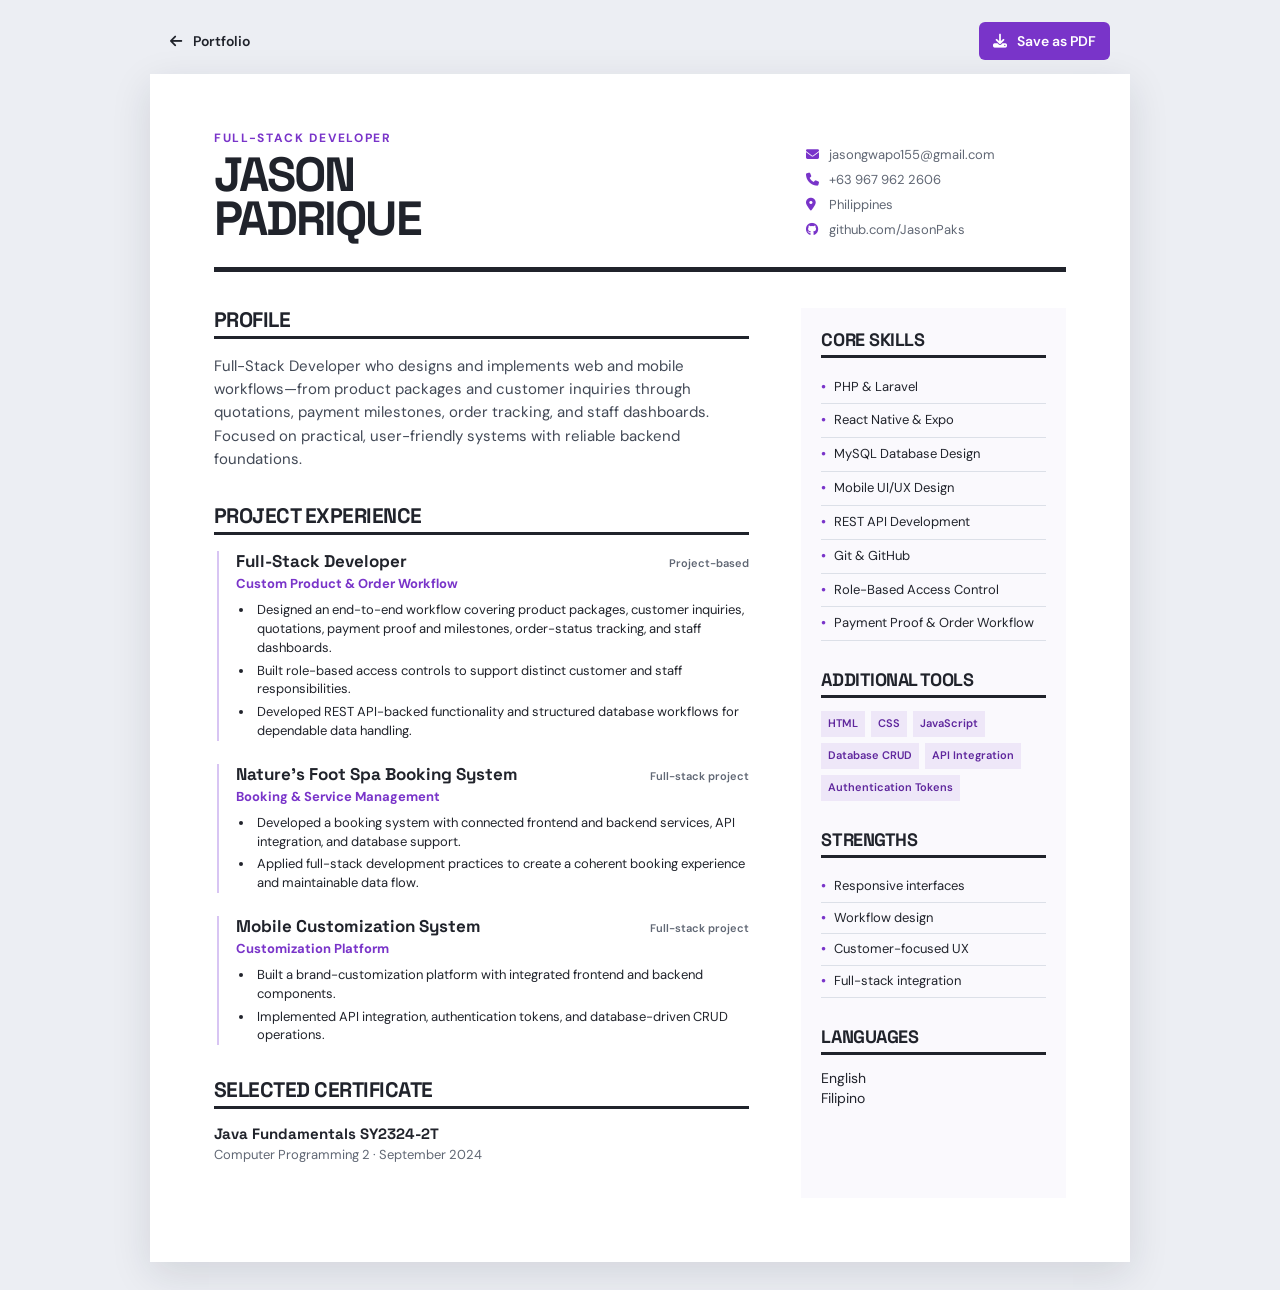
<file: Jason_Padrique_Resume.html>
<!DOCTYPE html>
<html lang="en">
<head>
    <meta charset="UTF-8">
    <meta name="viewport" content="width=device-width, initial-scale=1.0">
    <meta name="description" content="Resume of Jason Padrique, Full-Stack Developer.">
    <title>Jason Padrique | Resume</title>
    <link rel="preconnect" href="https://fonts.googleapis.com">
    <link rel="preconnect" href="https://fonts.gstatic.com" crossorigin>
    <link href="https://fonts.googleapis.com/css2?family=DM+Sans:wght@400;500;600;700&family=Space+Grotesk:wght@600;700&display=swap" rel="stylesheet">
    <link rel="stylesheet" href="https://cdnjs.cloudflare.com/ajax/libs/font-awesome/6.4.0/css/all.min.css">
    <link rel="stylesheet" href="resume.css">
</head>
<body>
    <header class="resume-toolbar" aria-label="Resume actions">
        <a href="index.html" class="back-link"><i class="fa-solid fa-arrow-left"></i> Portfolio</a>
        <button type="button" class="print-button" onclick="window.print()"><i class="fa-solid fa-download"></i> Save as PDF</button>
    </header>

    <main class="resume-sheet">
        <section class="resume-header">
            <div>
                <p class="eyebrow">FULL-STACK DEVELOPER</p>
                <h1>Jason<br>Padrique</h1>
            </div>
            <div class="contact-details">
                <a href="mailto:jasongwapo155@gmail.com"><i class="fa-solid fa-envelope"></i> jasongwapo155@gmail.com</a>
                <a href="tel:+639679622606"><i class="fa-solid fa-phone"></i> +63 967 962 2606</a>
                <span><i class="fa-solid fa-location-dot"></i> Philippines</span>
                <a href="https://github.com/JasonPaks" target="_blank" rel="noopener noreferrer"><i class="fa-brands fa-github"></i> github.com/JasonPaks</a>
            </div>
        </section>

        <div class="resume-grid">
            <div class="primary-column">
                <section>
                    <h2>Profile</h2>
                    <p class="intro">Full-Stack Developer who designs and implements web and mobile workflows—from product packages and customer inquiries through quotations, payment milestones, order tracking, and staff dashboards. Focused on practical, user-friendly systems with reliable backend foundations.</p>
                </section>

                <section>
                    <h2>Project Experience</h2>
                    <article class="experience-item">
                        <div class="experience-heading">
                            <h3>Full-Stack Developer</h3>
                            <span>Project-based</span>
                        </div>
                        <p class="organization">Custom Product &amp; Order Workflow</p>
                        <ul>
                            <li>Designed an end-to-end workflow covering product packages, customer inquiries, quotations, payment proof and milestones, order-status tracking, and staff dashboards.</li>
                            <li>Built role-based access controls to support distinct customer and staff responsibilities.</li>
                            <li>Developed REST API-backed functionality and structured database workflows for dependable data handling.</li>
                        </ul>
                    </article>
                    <article class="experience-item">
                        <div class="experience-heading">
                            <h3>Nature's Foot Spa Booking System</h3>
                            <span>Full-stack project</span>
                        </div>
                        <p class="organization">Booking &amp; Service Management</p>
                        <ul>
                            <li>Developed a booking system with connected frontend and backend services, API integration, and database support.</li>
                            <li>Applied full-stack development practices to create a coherent booking experience and maintainable data flow.</li>
                        </ul>
                    </article>
                    <article class="experience-item">
                        <div class="experience-heading">
                            <h3>Mobile Customization System</h3>
                            <span>Full-stack project</span>
                        </div>
                        <p class="organization">Customization Platform</p>
                        <ul>
                            <li>Built a brand-customization platform with integrated frontend and backend components.</li>
                            <li>Implemented API integration, authentication tokens, and database-driven CRUD operations.</li>
                        </ul>
                    </article>
                </section>

                <section>
                    <h2>Selected Certificate</h2>
                    <article class="certificate-item">
                        <h3>Java Fundamentals SY2324-2T</h3>
                        <p>Computer Programming 2 &middot; September 2024</p>
                    </article>
                </section>
            </div>

            <aside class="side-column">
                <section>
                    <h2>Core Skills</h2>
                    <ul class="skills-list">
                        <li>PHP &amp; Laravel</li>
                        <li>React Native &amp; Expo</li>
                        <li>MySQL Database Design</li>
                        <li>Mobile UI/UX Design</li>
                        <li>REST API Development</li>
                        <li>Git &amp; GitHub</li>
                        <li>Role-Based Access Control</li>
                        <li>Payment Proof &amp; Order Workflow</li>
                    </ul>
                </section>
                <section>
                    <h2>Additional Tools</h2>
                    <div class="tag-list">
                        <span>HTML</span><span>CSS</span><span>JavaScript</span><span>Database CRUD</span><span>API Integration</span><span>Authentication Tokens</span>
                    </div>
                </section>
                <section>
                    <h2>Strengths</h2>
                    <ul class="skills-list compact">
                        <li>Responsive interfaces</li>
                        <li>Workflow design</li>
                        <li>Customer-focused UX</li>
                        <li>Full-stack integration</li>
                    </ul>
                </section>
                <section>
                    <h2>Languages</h2>
                    <p>English<br>Filipino</p>
                </section>
            </aside>
        </div>
    </main>
</body>
</html>
</file>
<file: resume.css>
:root { --ink: #20232b; --muted: #606774; --accent: #7934c9; --line: #dce0e8; --paper: #fff; --canvas: #eceef3; }
* { box-sizing: border-box; }
body { margin: 0; background: var(--canvas); color: var(--ink); font-family: "DM Sans", Arial, sans-serif; line-height: 1.45; }
.resume-toolbar { max-width: 980px; margin: 22px auto 14px; padding: 0 20px; display: flex; align-items: center; justify-content: space-between; }
.back-link, .print-button { color: var(--ink); font: 600 14px "DM Sans", sans-serif; text-decoration: none; border: 0; background: transparent; cursor: pointer; padding: 10px 0; }
.back-link i { margin-right: 8px; } .print-button { background: var(--accent); color: #fff; border-radius: 6px; padding: 10px 14px; } .print-button i { margin-right: 7px; }
.resume-sheet { max-width: 980px; min-height: 1120px; margin: 0 auto 28px; padding: 56px 64px 64px; background: var(--paper); box-shadow: 0 12px 38px rgba(27, 34, 49, .12); }
.resume-header { display: flex; justify-content: space-between; gap: 30px; border-bottom: 5px solid var(--ink); padding-bottom: 27px; margin-bottom: 36px; }
.eyebrow { color: var(--accent); font-size: 12px; font-weight: 700; letter-spacing: .14em; margin: 0 0 6px; }
h1, h2, h3 { font-family: "Space Grotesk", Arial, sans-serif; } h1 { font-size: 48px; letter-spacing: -.04em; line-height: .9; margin: 0; text-transform: uppercase; } h2 { border-bottom: 3px solid var(--ink); font-size: 21px; letter-spacing: -.025em; line-height: 1.1; margin: 0 0 16px; padding-bottom: 5px; text-transform: uppercase; } h3 { font-size: 17px; line-height: 1.2; margin: 0; }
.contact-details { align-content: end; display: grid; gap: 6px; font-size: 13px; min-width: 260px; } .contact-details a, .contact-details span { color: var(--muted); text-decoration: none; } .contact-details i { color: var(--accent); width: 20px; }
.resume-grid { display: grid; grid-template-columns: minmax(0, 1.72fr) minmax(210px, .85fr); gap: 52px; } section { margin-bottom: 33px; } p { font-size: 14px; margin: 0; } .intro { color: #424956; font-size: 15px; line-height: 1.55; }
.experience-item { border-left: 2px solid #d8c5f3; margin: 0 0 23px 3px; padding-left: 17px; } .experience-heading { align-items: baseline; display: flex; gap: 10px; justify-content: space-between; } .experience-heading span { color: var(--muted); font-size: 11px; font-weight: 600; text-align: right; white-space: nowrap; } .organization { color: var(--accent); font-size: 13px; font-weight: 700; margin: 3px 0 7px; } ul { margin: 0; padding-left: 18px; } .experience-item li { font-size: 13px; margin: 4px 0; padding-left: 3px; }
.certificate-item h3 { font-size: 15px; } .certificate-item p { color: var(--muted); font-size: 13px; margin-top: 3px; }
.side-column { background: #faf9fd; padding: 22px 20px 1px; } .side-column section { margin-bottom: 29px; } .side-column h2 { font-size: 18px; margin-bottom: 13px; } .skills-list { list-style: none; padding: 0; } .skills-list li { border-bottom: 1px solid var(--line); font-size: 13px; padding: 7px 0; } .skills-list li::before { color: var(--accent); content: "•"; font-weight: 700; margin-right: 8px; } .compact li { padding: 6px 0; } .tag-list { display: flex; flex-wrap: wrap; gap: 6px; } .tag-list span { background: #eee7f8; color: #5f279d; font-size: 11px; font-weight: 600; padding: 5px 7px; }
@media (max-width: 700px) { .resume-toolbar { margin-top: 10px; } .resume-sheet { margin: 0; min-height: 100vh; padding: 38px 25px; box-shadow: none; } .resume-header { display: block; } .contact-details { margin-top: 25px; min-width: 0; } .resume-grid { display: block; } .side-column { padding: 22px 18px 1px; } h1 { font-size: 40px; } .experience-heading { align-items: flex-start; flex-direction: column; gap: 4px; } .experience-heading span { text-align: left; } }
@media print { @page { size: A4; margin: 12mm; } body { background: #fff; } .resume-toolbar { display: none; } .resume-sheet { box-shadow: none; margin: 0; max-width: none; min-height: 0; padding: 0; } .resume-grid { gap: 34px; } .experience-item { break-inside: avoid; } }
</file>
